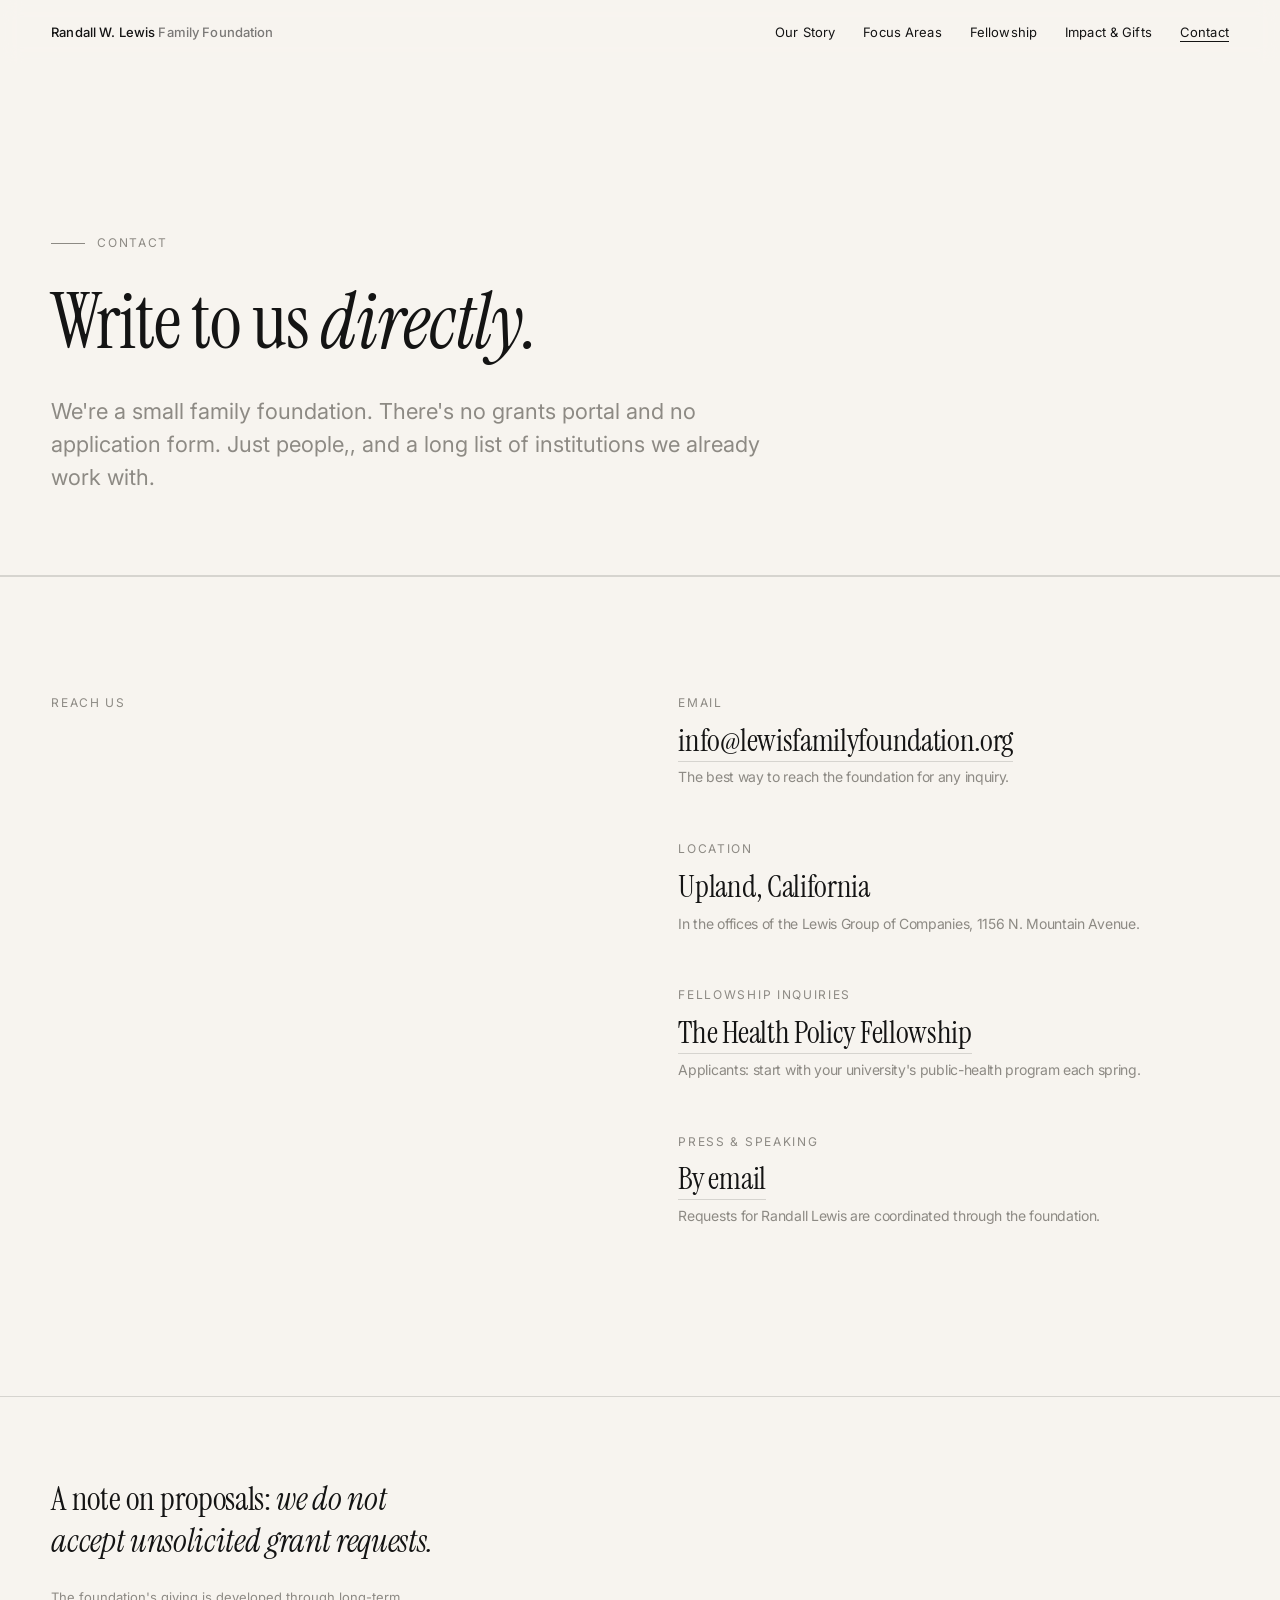
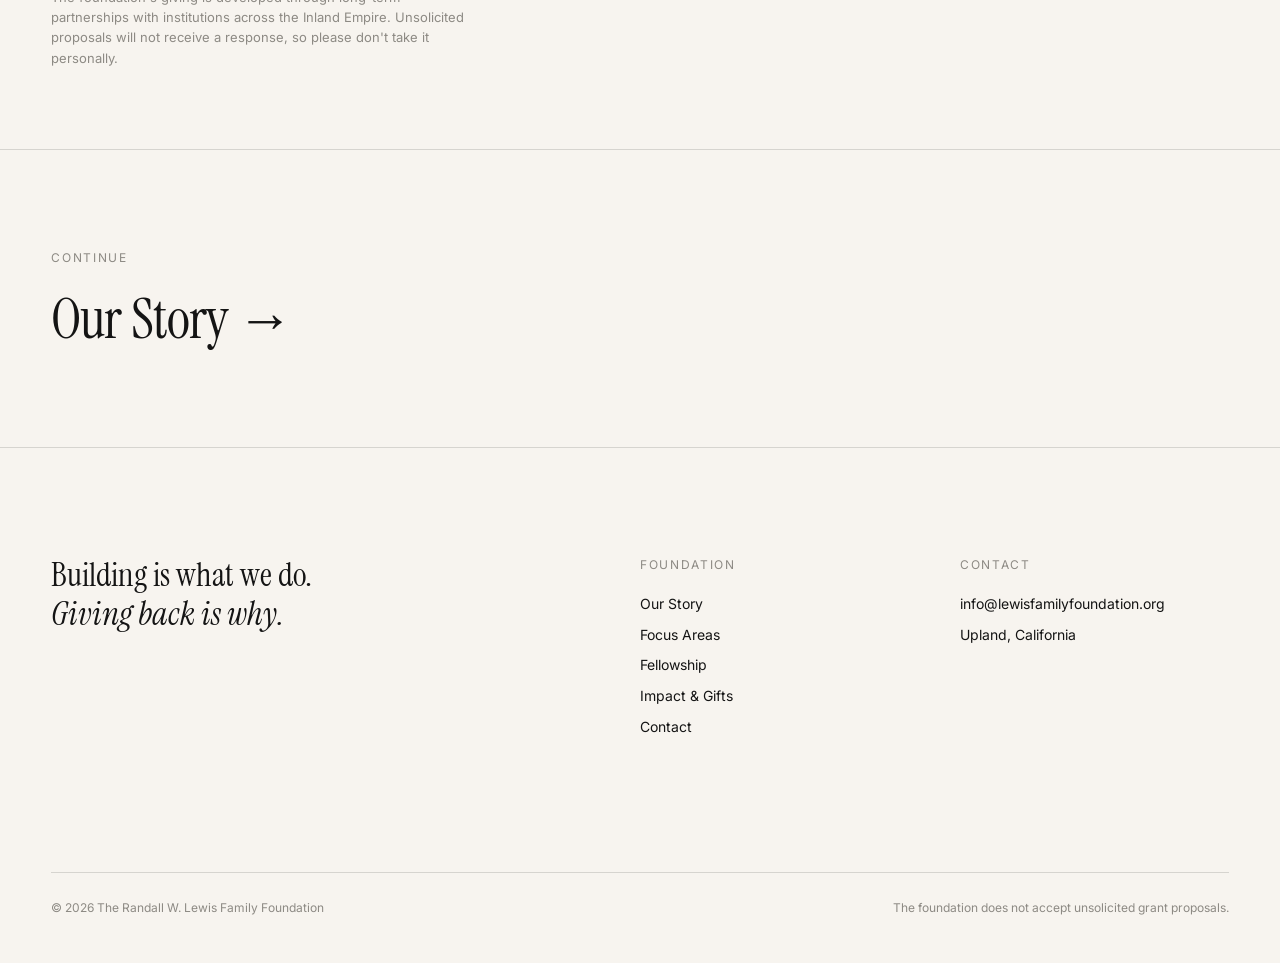
<file: contact/index.html>
<!DOCTYPE html>
<html lang="en">
<head>
<meta charset="utf-8">
<meta name="viewport" content="width=device-width, initial-scale=1">
<title>Contact | Randall W. Lewis Family Foundation</title>
<meta name="description" content="How to reach the Randall W. Lewis Family Foundation in Upland, California. Note: the foundation does not accept unsolicited grant proposals.">
<link rel="canonical" href="https://accordingtoplan.github.io/lewis-foundation/contact/">
<link rel="icon" type="image/svg+xml" href="../assets/favicon.svg">
<meta property="og:type" content="website">
<meta property="og:site_name" content="Randall W. Lewis Family Foundation">
<meta property="og:title" content="Contact | Randall W. Lewis Family Foundation">
<meta property="og:description" content="How to reach the Randall W. Lewis Family Foundation in Upland, California. Note: the foundation does not accept unsolicited grant proposals.">
<meta property="og:url" content="https://accordingtoplan.github.io/lewis-foundation/contact/">
<meta property="og:image" content="https://images.unsplash.com/photo-1758304480344-f8d0de5f4f25?q=80&w=1200&auto=format&fit=crop">
<meta name="twitter:card" content="summary_large_image">
<link rel="preconnect" href="https://fonts.googleapis.com">
<link rel="preconnect" href="https://fonts.gstatic.com" crossorigin>
<link rel="preconnect" href="https://images.unsplash.com">
<link href="https://fonts.googleapis.com/css2?family=Instrument+Serif:ital@0;1&family=Inter:wght@400;450;500&display=swap" rel="stylesheet">
<link rel="stylesheet" href="../assets/site.css">
<script type="application/ld+json">
{
  "@context": "https://schema.org",
  "@type": "NonprofitOrganization",
  "name": "Randall W. Lewis Family Foundation",
  "url": "https://accordingtoplan.github.io/lewis-foundation/",
  "foundingLocation": {"@type":"Place","address":{"@type":"PostalAddress","addressLocality":"Upland","addressRegion":"CA","addressCountry":"US"}},
  "areaServed": "Inland Empire, Southern California",
  "founder": [{"@type":"Person","name":"Randall W. Lewis"},{"@type":"Person","name":"Janell Lewis"}],
  "knowsAbout": ["community health","education","entrepreneurship","arts philanthropy","health policy fellowships"],
  "email": "info@lewisfamilyfoundation.org",
  "sameAs": []
}
</script>
</head>
<body>

<nav id="nav" class="ink">
  <a class="wordmark" href="../">Randall W. Lewis <span>Family Foundation</span></a>
  <button class="menu-btn" id="menu-btn" aria-expanded="false" aria-controls="nav">Menu</button>
  <ul>
    <li><a href="../our-story/">Our Story</a></li>
    <li><a href="../#focus">Focus Areas</a></li>
    <li><a href="../fellowship/">Fellowship</a></li>
    <li><a href="../gifts/">Impact &amp; Gifts</a></li>
    <li><a href="../contact/" aria-current="page">Contact</a></li>
  </ul>
</nav>

<header class="page-hero">
  <p class="kicker">Contact</p>
  <h1>Write to us <em>directly.</em></h1>
  <p class="dek">We're a small family foundation. There's no grants portal and no application form. Just people,, and a long list of institutions we already work with.</p>
</header>

<section class="contact-grid">
  <p class="label reveal">Reach us</p>
  <div>
    <dl>
      <div class="reveal"><dt>Email</dt><dd><a href="mailto:info@lewisfamilyfoundation.org">info@lewisfamilyfoundation.org</a><small>The best way to reach the foundation for any inquiry.</small></dd></div>
      <div class="reveal"><dt>Location</dt><dd>Upland, California<small>In the offices of the Lewis Group of Companies, 1156 N. Mountain Avenue.</small></dd></div>
      <div class="reveal"><dt>Fellowship inquiries</dt><dd><a href="../fellowship/">The Health Policy Fellowship</a><small>Applicants: start with your university's public-health program each spring.</small></dd></div>
      <div class="reveal"><dt>Press &amp; speaking</dt><dd><a href="mailto:info@lewisfamilyfoundation.org">By email</a><small>Requests for Randall Lewis are coordinated through the foundation.</small></dd></div>
    </dl>
  </div>
</section>

<section class="notice">
  <p class="reveal">A note on proposals: <em>we do not accept unsolicited grant requests.</em></p>
  <small class="reveal">The foundation's giving is developed through long-term partnerships with institutions across the Inland Empire. Unsolicited proposals will not receive a response, so please don't take it personally.</small>
</section>

<section class="next">
  <p class="label reveal">Continue</p>
  <a class="reveal" href="../our-story/">Our Story</a>
</section>

<footer>
  <div class="top">
    <p class="statement reveal">Building is what we do. <em style="font-style:italic;">Giving back is why.</em></p>
    <div class="reveal">
      <h3>Foundation</h3>
      <ul>
        <li><a href="../our-story/">Our Story</a></li>
        <li><a href="../#focus">Focus Areas</a></li>
        <li><a href="../fellowship/">Fellowship</a></li>
        <li><a href="../gifts/">Impact &amp; Gifts</a></li>
        <li><a href="../contact/">Contact</a></li>
      </ul>
    </div>
    <div class="reveal">
      <h3>Contact</h3>
      <ul>
        <li><a href="mailto:info@lewisfamilyfoundation.org">info@lewisfamilyfoundation.org</a></li>
        <li>Upland, California</li>
      </ul>
    </div>
  </div>
  <div class="base">
    <span>&copy; 2026 The Randall W. Lewis Family Foundation</span>
    <span>The foundation does not accept unsolicited grant proposals.</span>
  </div>
</footer>

<script src="../assets/site.js"></script>
</body>
</html>
</file>
<file: assets/site.css>
:root{
  --paper:#F7F4EF;
  --ink:#141414;
  --mute:#8d8a84;
  --hair:rgba(20,20,20,.14);
  --serif:'Instrument Serif', Georgia, serif;
  --sans:'Inter', 'Helvetica Neue', Arial, sans-serif;
}
*{margin:0;padding:0;box-sizing:border-box;}
html{scroll-behavior:smooth;}
body{
  background:var(--paper);
  color:var(--ink);
  font-family:var(--sans);
  font-size:15px;
  line-height:1.55;
  -webkit-font-smoothing:antialiased;
  overflow-x:hidden;
}
a{color:inherit;text-decoration:none;}
::selection{background:var(--ink);color:var(--paper);}
img{display:block;max-width:100%;}

/* ---------- nav ---------- */
nav{
  position:fixed;top:0;left:0;right:0;z-index:10;
  display:flex;justify-content:space-between;align-items:baseline;
  padding:22px 4vw;
  font-size:13px;letter-spacing:.01em;
  color:var(--paper);
  transition:color .4s ease, background .4s ease, padding .4s ease;
}
nav.solid, nav.ink{
  color:var(--ink);
  background:color-mix(in srgb, var(--paper) 88%, transparent);
  backdrop-filter:blur(10px);
}
nav.solid{padding:14px 4vw;}
nav .wordmark{font-weight:500;position:relative;z-index:12;}
nav .wordmark span{opacity:.55;}
nav ul{display:flex;gap:28px;list-style:none;}
nav ul a{position:relative;padding-bottom:2px;}
nav ul a::after{
  content:"";position:absolute;left:0;bottom:0;height:1px;width:0;
  background:currentColor;transition:width .35s cubic-bezier(.2,.6,.2,1);
}
nav ul a:hover::after, nav ul a[aria-current="page"]::after{width:100%;}

/* ---------- mobile menu ---------- */
.menu-btn{
  display:none;background:none;border:0;cursor:pointer;
  font:inherit;color:inherit;letter-spacing:.06em;text-transform:uppercase;
  font-size:12px;padding:4px 0;position:relative;z-index:12;
}
@media(max-width:760px){
  nav ul{
    display:flex;flex-direction:column;gap:0;
    position:fixed;inset:0;z-index:11;
    background:var(--paper);color:var(--ink);
    padding:22vh 6vw 0;
    opacity:0;pointer-events:none;transition:opacity .35s ease;
  }
  nav.open ul{opacity:1;pointer-events:auto;}
  nav.open{color:var(--ink);}
  nav ul li{border-bottom:1px solid var(--hair);}
  nav ul a{
    display:block;padding:3.2vh 0;
    font-family:var(--serif);font-size:clamp(28px,8vw,40px);line-height:1;
  }
  nav ul a::after{display:none;}
  .menu-btn{display:block;}
  body.menu-locked{overflow:hidden;}
}

/* ---------- shared ---------- */
section{padding:13vh 4vw;}
.label{
  font-size:12px;letter-spacing:.14em;text-transform:uppercase;
  color:var(--mute);margin-bottom:48px;
}
figure{margin:0;}
figure img{width:100%;height:auto;filter:saturate(.85) contrast(.97);}
figcaption{
  font-size:12px;color:var(--mute);margin-top:12px;
  display:flex;justify-content:space-between;gap:2em;
}
.arrowlink{
  font-size:14px;display:inline-flex;gap:12px;align-items:center;
  border-bottom:1px solid var(--ink);padding-bottom:4px;
  transition:gap .3s ease;
}
.arrowlink:hover{gap:20px;}
.arrowlink::after{content:"→";}
.arrowlink.back{flex-direction:row-reverse;}
.arrowlink.back::after{content:"←";}
.arrowlink.back:hover{gap:20px;}

/* ---------- hero (home) ---------- */
.hero{
  position:relative;
  min-height:100svh;
  display:flex;flex-direction:column;justify-content:flex-end;
  padding:0 4vw 7vh;
  color:var(--paper);
  overflow:hidden;
}
.hero .bg{position:absolute;inset:0;z-index:-1;}
.hero .bg img{
  width:100%;height:100%;object-fit:cover;
  filter:saturate(.82) contrast(.98);
}
.hero .bg::after{
  content:"";position:absolute;inset:0;
  background:linear-gradient(to top, rgba(10,10,10,.55) 0%, rgba(10,10,10,.12) 42%, rgba(10,10,10,.18) 100%);
}
.hero h1{
  font-family:var(--serif);
  font-weight:400;
  font-size:clamp(42px, 6.8vw, 108px);
  line-height:1.02;
  letter-spacing:-0.015em;
  max-width:19ch;
  text-wrap:balance;
}
.hero h1 em{font-style:italic;}
.hero .kicker{
  font-size:13px;margin-bottom:26px;opacity:.85;
  display:flex;gap:10px;align-items:baseline;
}
.hero .kicker::before{content:"";width:34px;height:1px;background:currentColor;align-self:center;}

/* ---------- page hero (subpages) ---------- */
.page-hero{
  padding:26vh 4vw 9vh;
  border-bottom:1px solid var(--hair);
}
.page-hero .kicker{
  font-size:12px;letter-spacing:.14em;text-transform:uppercase;
  color:var(--mute);margin-bottom:30px;
  display:flex;gap:12px;align-items:center;
}
.page-hero .kicker::before{content:"";width:34px;height:1px;background:var(--mute);}
.page-hero h1{
  font-family:var(--serif);font-weight:400;
  font-size:clamp(40px,6vw,92px);
  line-height:1.02;letter-spacing:-0.015em;
  max-width:17ch;text-wrap:balance;
}
.page-hero h1 em{font-style:italic;}
.page-hero p.dek{
  margin-top:34px;font-size:clamp(17px,1.8vw,22px);
  color:var(--mute);max-width:52ch;line-height:1.5;
}

/* ---------- intro ---------- */
.intro{border-top:1px solid var(--hair);}
.intro .grid{display:grid;grid-template-columns:1fr 1.4fr;gap:6vw;}
@media(max-width:900px){.intro .grid{grid-template-columns:1fr;}}
.intro p.lead{
  font-size:clamp(21px,2.4vw,32px);
  line-height:1.35;letter-spacing:-0.01em;
  max-width:34ch;
}
.intro p.body{color:var(--mute);max-width:52ch;margin-top:26px;}
.intro p.body b{color:var(--ink);font-weight:450;}

/* ---------- prose blocks (subpages) ---------- */
.prose-grid{display:grid;grid-template-columns:1fr 1.4fr;gap:6vw;border-top:1px solid var(--hair);}
@media(max-width:900px){.prose-grid{grid-template-columns:1fr;}}
.prose p{color:var(--mute);max-width:56ch;margin-bottom:24px;}
.prose p.lead{
  color:var(--ink);font-size:clamp(20px,2.2vw,29px);
  line-height:1.38;letter-spacing:-0.01em;max-width:38ch;margin-bottom:34px;
}
.prose p b{color:var(--ink);font-weight:450;}
.prose h2{
  font-family:var(--serif);font-weight:400;
  font-size:clamp(26px,2.8vw,40px);line-height:1.1;
  margin:56px 0 22px;letter-spacing:-0.01em;
}
.prose h2:first-child{margin-top:0;}

/* ---------- timeline ---------- */
.timeline{border-top:1px solid var(--hair);}
.timeline ol{list-style:none;}
.timeline li{
  display:grid;grid-template-columns:120px 1fr;gap:4vw;
  padding:3.4vh 0;border-bottom:1px solid var(--hair);
}
.timeline li:first-child{border-top:1px solid var(--hair);}
@media(max-width:640px){.timeline li{grid-template-columns:1fr;gap:8px;}}
.timeline .yr{
  font-family:var(--serif);font-size:clamp(24px,2.4vw,34px);
  line-height:1;font-variant-numeric:tabular-nums;
}
.timeline p{color:var(--mute);max-width:56ch;}
.timeline p b{color:var(--ink);font-weight:450;}

/* ---------- focus cards ---------- */
.focus{border-top:1px solid var(--hair);}
.focus .cards{display:grid;grid-template-columns:repeat(3,minmax(0,1fr));gap:3vw;}
@media(max-width:900px){.focus .cards{grid-template-columns:1fr;row-gap:9vh;}}
.focus a.card{display:block;}
.focus .imgwrap{overflow:hidden;}
.focus .imgwrap img{
  width:100%;aspect-ratio:4/5;object-fit:cover;
  transition:transform 1.2s cubic-bezier(.2,.6,.2,1), filter .6s ease;
}
.focus a.card:hover .imgwrap img{transform:scale(1.035);filter:saturate(1) contrast(1);}
.focus .no{font-size:12px;color:var(--mute);margin:22px 0 6px;display:block;font-variant-numeric:tabular-nums;}
.focus h2, .focus h3.cardtitle{
  font-family:var(--serif);font-weight:400;
  font-size:clamp(26px,2.6vw,38px);
  line-height:1.08;letter-spacing:-0.01em;
}
.focus a.card:hover h2, .focus a.card:hover h3.cardtitle{font-style:italic;}
.focus .hint{font-size:13px;color:var(--mute);margin-top:10px;max-width:30ch;}

/* ---------- quote ---------- */
.quote{
  border-top:1px solid var(--hair);
  min-height:64svh;display:flex;flex-direction:column;justify-content:center;
}
.quote blockquote{
  font-family:var(--serif);font-style:italic;font-weight:400;
  font-size:clamp(30px,4.4vw,64px);
  line-height:1.15;letter-spacing:-0.01em;
  max-width:26ch;text-wrap:balance;
}
.quote cite{
  display:block;font-family:var(--sans);font-style:normal;
  font-size:13px;color:var(--mute);margin-top:40px;
}
.quote cite b{color:var(--ink);font-weight:450;}

/* ---------- numbers ---------- */
.numbers{border-top:1px solid var(--hair);}
.numbers .grid{display:grid;grid-template-columns:repeat(4,1fr);gap:4vw;}
@media(max-width:900px){.numbers .grid{grid-template-columns:repeat(2,1fr);row-gap:9vh;}}
.numbers b{
  display:block;
  font-family:var(--serif);font-weight:400;
  font-size:clamp(40px,4.8vw,76px);
  line-height:1;letter-spacing:-0.02em;margin-bottom:14px;
}
.numbers span{font-size:13px;color:var(--mute);max-width:20ch;display:block;}

/* ---------- wide image ---------- */
.wide{padding:0;}
.wide img{width:100%;aspect-ratio:21/9;object-fit:cover;filter:saturate(.85) contrast(.97);}
@media(max-width:760px){.wide img{aspect-ratio:4/3;}}

/* ---------- two-up figures ---------- */
.two-up{border-top:1px solid var(--hair);display:grid;grid-template-columns:1fr 1fr;gap:3vw;padding:13vh 4vw;}
@media(max-width:760px){.two-up{grid-template-columns:1fr;row-gap:7vh;}}
.two-up figure img{aspect-ratio:4/3;object-fit:cover;}

/* ---------- fellowship split ---------- */
.fellow{border-top:1px solid var(--hair);}
.fellow .grid{display:grid;grid-template-columns:1.25fr 1fr;gap:6vw;align-items:center;}
@media(max-width:900px){.fellow .grid{grid-template-columns:1fr;row-gap:8vh;}}
.fellow h2{
  font-family:var(--serif);font-weight:400;
  font-size:clamp(34px,4.6vw,68px);
  line-height:1.04;letter-spacing:-0.015em;max-width:15ch;
  margin-bottom:5vh;
}
.fellow p{color:var(--mute);max-width:46ch;margin-bottom:34px;}
.fellow p b{color:var(--ink);font-weight:450;}
.fellow figure img{aspect-ratio:4/5;object-fit:cover;}

/* ---------- gifts list ---------- */
.gifts{border-top:1px solid var(--hair);}
.gifts ul{list-style:none;}
.gifts li{
  display:flex;justify-content:space-between;gap:4vw;align-items:baseline;
  padding:2.6vh 0;border-bottom:1px solid var(--hair);
  font-size:clamp(16px,1.6vw,21px);letter-spacing:-0.005em;
}
.gifts li:first-child{border-top:1px solid var(--hair);}
.gifts li span{font-size:13px;color:var(--mute);white-space:nowrap;}
.gifts li small{display:block;font-size:13px;color:var(--mute);margin-top:4px;letter-spacing:0;}
.gifts .more{margin-top:44px;}
.gifts h2.grouphead{
  font-family:var(--serif);font-weight:400;
  font-size:clamp(26px,2.8vw,40px);line-height:1.1;
  margin:9vh 0 3vh;letter-spacing:-0.01em;
}
.gifts h2.grouphead:first-of-type{margin-top:0;}

/* ---------- stats strip ---------- */
.stat-strip{
  border-top:1px solid var(--hair);
  display:grid;grid-template-columns:repeat(3,1fr);gap:4vw;padding:9vh 4vw;
}
@media(max-width:760px){.stat-strip{grid-template-columns:1fr;row-gap:6vh;}}
.stat-strip b{
  display:block;font-family:var(--serif);font-weight:400;
  font-size:clamp(34px,4vw,60px);line-height:1;margin-bottom:12px;letter-spacing:-0.02em;
}
.stat-strip span{font-size:13px;color:var(--mute);max-width:24ch;display:block;}

/* ---------- contact ---------- */
.contact-grid{display:grid;grid-template-columns:1fr 1fr;gap:6vw;border-top:1px solid var(--hair);}
@media(max-width:900px){.contact-grid{grid-template-columns:1fr;}}
.contact-grid dl{max-width:52ch;}
.contact-grid dt{
  font-size:12px;letter-spacing:.14em;text-transform:uppercase;
  color:var(--mute);margin-bottom:10px;
}
.contact-grid dd{
  font-family:var(--serif);font-size:clamp(22px,2.4vw,34px);
  line-height:1.2;margin:0 0 6vh;letter-spacing:-0.01em;
}
.contact-grid dd a{border-bottom:1px solid var(--hair);transition:border-color .3s;}
.contact-grid dd a:hover{border-color:var(--ink);font-style:italic;}
.contact-grid dd small{display:block;font-family:var(--sans);font-size:14px;color:var(--mute);margin-top:10px;}

/* ---------- notice ---------- */
.notice{
  border-top:1px solid var(--hair);
  padding:9vh 4vw;
}
.notice p{
  font-family:var(--serif);font-size:clamp(22px,2.6vw,36px);
  line-height:1.25;max-width:30ch;letter-spacing:-0.01em;text-wrap:balance;
}
.notice p em{font-style:italic;}
.notice small{display:block;font-size:13px;color:var(--mute);margin-top:26px;max-width:52ch;}

/* ---------- next-page link ---------- */
.next{
  border-top:1px solid var(--hair);
  padding:11vh 4vw;
}
.next .label{margin-bottom:22px;}
.next a{
  font-family:var(--serif);font-weight:400;
  font-size:clamp(30px,4.4vw,64px);line-height:1.05;letter-spacing:-0.015em;
  display:inline-block;
}
.next a:hover{font-style:italic;}
.next a::after{content:" →";}

/* ---------- footer ---------- */
footer{border-top:1px solid var(--hair);padding:12vh 4vw 5vh;}
footer .top{display:grid;grid-template-columns:2fr 1fr 1fr;gap:4vw;margin-bottom:14vh;}
@media(max-width:760px){footer .top{grid-template-columns:1fr;row-gap:7vh;}}
footer .statement{
  font-family:var(--serif);font-weight:400;
  font-size:clamp(24px,2.6vw,38px);line-height:1.15;max-width:18ch;
}
footer h3{font-size:12px;letter-spacing:.14em;text-transform:uppercase;color:var(--mute);margin-bottom:18px;font-weight:400;}
footer ul{list-style:none;font-size:14px;}
footer ul li{margin-bottom:9px;}
footer ul a:hover{font-style:italic;}
footer .base{
  display:flex;justify-content:space-between;gap:3vw;flex-wrap:wrap;
  font-size:12px;color:var(--mute);
  padding-top:26px;border-top:1px solid var(--hair);
}

/* ---------- reveal ---------- */
.reveal{opacity:0;transform:translateY(26px);transition:opacity .9s ease, transform .9s cubic-bezier(.2,.6,.2,1);}
.reveal.in{opacity:1;transform:none;}
@media(prefers-reduced-motion:reduce){
  .reveal{opacity:1;transform:none;transition:none;}
  html{scroll-behavior:auto;}
}
</file>
